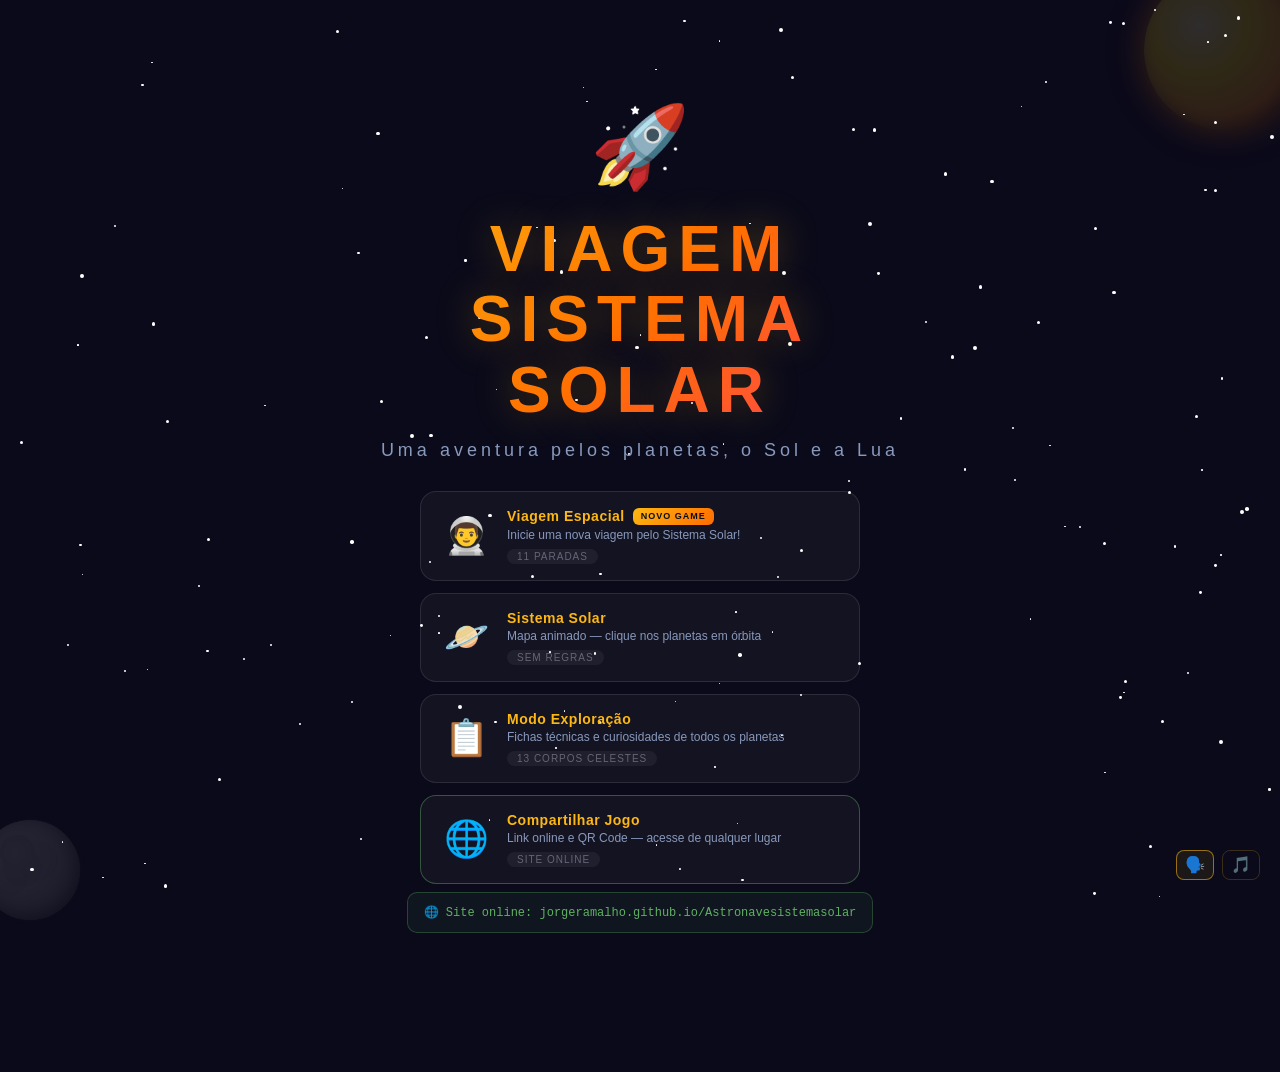
<file: index.html>
<!DOCTYPE html>
<html lang="pt-BR">
<head>
  <meta charset="UTF-8">
  <meta name="viewport" content="width=device-width, initial-scale=1.0, maximum-scale=1.0, user-scalable=no">
  <title>Viagem Sistema Solar</title>
  <link rel="stylesheet" href="css/style.css">
</head>
<body>
  <div id="app-container">
    <div id="transition-overlay"></div>
    <div id="main-container"></div>
    <div id="btn-som-container">
      <button type="button" class="btn-som btn-narracao ativo" id="trip-toggle-narracao" title="Voz da tripulação" aria-label="Alternar narração da tripulação">🗣️</button>
      <button class="btn-som" id="btn-som" title="Alternar música ambiente">🎵</button>
    </div>
  </div>
  <script src="js/data.js"></script>
  <script src="js/tripulantes.js"></script>
  <script src="js/audio.js"></script>
  <script src="js/qrcode-lib.js"></script>
  <script src="js/rede-teste.js"></script>
  <script src="js/games.js"></script>
  <script src="js/main.js"></script>
</body>
</html>
</file>
<file: css/style.css>
* {
  margin: 0;
  padding: 0;
  box-sizing: border-box;
}

body {
  font-family: 'Segoe UI', 'Arial', sans-serif;
  background: #0a0a1a;
  color: #e0e0e0;
  overflow-x: hidden;
  min-height: 100vh;
}

#app-container {
  width: 100%;
  min-height: 100vh;
  position: relative;
  display: flex;
  flex-direction: column;
}

#main-container {
  flex: 1;
  position: relative;
  z-index: 1;
}

.estrelas-bg {
  position: fixed;
  top: 0;
  left: 0;
  width: 100%;
  height: 100%;
  pointer-events: none;
  z-index: 0;
  overflow: hidden;
}

.estrela {
  position: absolute;
  background: #fff;
  border-radius: 50%;
  animation: piscar ease-in-out infinite;
}

@keyframes piscar {
  0%, 100% { opacity: 0.3; transform: scale(1); }
  50% { opacity: 1; transform: scale(1.5); }
}

.tela-inicial {
  display: flex;
  flex-direction: column;
  align-items: center;
  justify-content: center;
  min-height: 100vh;
  padding: 100px 20px 140px;
  position: relative;
}

.nave-intro {
  text-align: center;
  z-index: 2;
  max-width: 600px;
  animation: flutuar 3s ease-in-out infinite;
}

@keyframes flutuar {
  0%, 100% { transform: translateY(0); }
  50% { transform: translateY(-15px); }
}

.nave-spaceship {
  font-size: 80px;
  margin-bottom: 20px;
  animation: vibrar 0.5s ease-in-out infinite;
}

@keyframes vibrar {
  0%, 100% { transform: translateX(0); }
  25% { transform: translateX(-3px); }
  75% { transform: translateX(3px); }
}

.titulo-jogo {
  font-size: 64px;
  font-weight: 900;
  background: linear-gradient(135deg, #FDB813, #FF6B00, #FF3366);
  -webkit-background-clip: text;
  background-clip: text;
  color: transparent;
  line-height: 1.1;
  margin-bottom: 15px;
  letter-spacing: 8px;
  text-shadow: 0 0 40px rgba(253, 184, 19, 0.3);
}

.subtitulo-jogo {
  font-size: 18px;
  color: #8899bb;
  margin-bottom: 30px;
  letter-spacing: 4px;
}

.modos-menu {
  display: flex;
  flex-direction: column;
  align-items: center;
  gap: 12px;
  margin-top: 0;
  z-index: 2;
  position: relative;
  width: 100%;
  max-width: 440px;
  margin-left: auto;
  margin-right: auto;
}

.modo-card {
  width: 100%;
  display: flex;
  align-items: center;
  gap: 16px;
  background: rgba(255, 255, 255, 0.04);
  border: 1px solid rgba(255, 255, 255, 0.1);
  border-radius: 16px;
  padding: 16px 20px;
  cursor: pointer;
  transition: all 0.3s ease;
  animation: fadeIn 0.5s ease;
}

.modo-card:nth-child(2) { animation-delay: 0.1s; }
.modo-card:nth-child(3) { animation-delay: 0.2s; }
.modo-card:nth-child(4) { animation-delay: 0.3s; }

.modo-card:hover {
  background: rgba(255, 255, 255, 0.08);
  border-color: rgba(253, 184, 19, 0.3);
  transform: translateX(4px);
}

.modo-card-icon {
  font-size: 36px;
  flex-shrink: 0;
  width: 50px;
  text-align: center;
}

.modo-card-content {
  flex: 1;
  min-width: 0;
}

.modo-card-content h3 {
  font-size: 14px;
  color: #FDB813;
  margin-bottom: 3px;
  letter-spacing: 0.5px;
  display: flex;
  align-items: center;
  gap: 8px;
  flex-wrap: wrap;
}

.modo-card-novo {
  font-size: 9px;
  font-weight: 700;
  color: #0a0e1a;
  background: linear-gradient(135deg, #FDB813, #FF6B00);
  padding: 2px 8px;
  border-radius: 6px;
  letter-spacing: 1px;
  text-transform: uppercase;
  line-height: 1.4;
}

.modo-card-content p {
  font-size: 12px;
  color: #8899bb;
  margin-bottom: 4px;
}

.modo-card-info {
  font-size: 10px;
  color: #667;
  text-transform: uppercase;
  letter-spacing: 1px;
  background: rgba(255, 255, 255, 0.05);
  padding: 2px 10px;
  border-radius: 10px;
}

.btn-continuar {
  display: block;
  width: 100%;
  max-width: 440px;
  margin: 0 auto 14px;
  padding: 14px 40px;
  font-size: 16px;
  font-weight: 700;
  background: linear-gradient(135deg, #44ff88, #22cc66);
  border: none;
  border-radius: 30px;
  color: #0a0a1a;
  cursor: pointer;
  letter-spacing: 2px;
  transition: all 0.3s ease;
  box-shadow: 0 0 20px rgba(68, 255, 136, 0.3);
  z-index: 2;
  position: relative;
  animation: pulsar 2s ease-in-out infinite;
}

.btn-continuar:hover {
  transform: scale(1.05);
  box-shadow: 0 0 40px rgba(68, 255, 136, 0.5);
}

.btn-voltar {
  display: inline-flex;
  align-items: center;
  justify-content: center;
  gap: 10px;
  padding: 14px 26px;
  font-size: 14px;
  font-weight: 700;
  font-family: inherit;
  letter-spacing: 0.8px;
  text-transform: uppercase;
  color: #FDB813;
  cursor: pointer;
  border: 2px solid rgba(253, 184, 19, 0.55);
  border-radius: 50px;
  background: linear-gradient(135deg, rgba(253, 184, 19, 0.2), rgba(255, 107, 0, 0.1));
  box-shadow:
    0 0 24px rgba(253, 184, 19, 0.28),
    inset 0 1px 0 rgba(255, 255, 255, 0.18);
  backdrop-filter: blur(8px);
  transition: all 0.3s ease;
  position: relative;
  overflow: hidden;
  line-height: 1;
  white-space: nowrap;
  text-align: center;
}

.btn-voltar::before {
  content: '←';
  display: inline-flex;
  align-items: center;
  justify-content: center;
  flex: 0 0 auto;
  width: 28px;
  height: 28px;
  box-sizing: border-box;
  border-radius: 50%;
  background: rgba(253, 184, 19, 0.3);
  font-size: 17px;
  font-weight: 900;
  line-height: 1;
  padding: 0 2px 1px 0;
  transition: background 0.3s ease;
}

.btn-voltar--icone {
  padding: 0;
  width: 44px;
  height: 44px;
  justify-content: center;
  border-radius: 50%;
  text-transform: none;
  letter-spacing: 0;
  font-size: 20px;
  color: #FDB813;
}

.btn-voltar--icone::before {
  display: none;
}

.btn-voltar:hover {
  color: #fff;
  background: linear-gradient(135deg, rgba(253, 184, 19, 0.4), rgba(255, 107, 0, 0.22));
  border-color: #FDB813;
  box-shadow:
    0 0 40px rgba(253, 184, 19, 0.5),
    0 6px 24px rgba(0, 0, 0, 0.35);
  transform: translateX(-4px);
}

.btn-voltar--icone:hover {
  transform: scale(1.08);
}

.btn-voltar:hover::before {
  background: rgba(253, 184, 19, 0.55);
}

.btn-voltar:active {
  transform: translateX(0) scale(0.97);
}

.btn-voltar--icone:active {
  transform: scale(0.95);
}

.voltar-bar {
  position: relative;
  z-index: 20;
  width: 100%;
  max-width: 600px;
  margin: 0 auto 18px;
  padding: 0 4px;
  display: flex;
  justify-content: center;
}

.voltar-bar--fixo {
  position: fixed;
  top: 16px;
  left: 0;
  right: 0;
  z-index: 100;
  max-width: none;
  width: 100%;
  margin: 0;
  padding: 0 20px;
  justify-content: center;
}

.galeria-modo .voltar-bar,
.rota-aventura .voltar-bar,
.planeta-visao .voltar-bar {
  max-width: 700px;
}

.btn-iniciar {
  padding: 18px 50px;
  font-size: 22px;
  font-weight: 700;
  background: linear-gradient(135deg, #FDB813, #FF6B00);
  border: none;
  border-radius: 50px;
  color: #0a0a1a;
  cursor: pointer;
  letter-spacing: 3px;
  transition: all 0.3s ease;
  box-shadow: 0 0 30px rgba(253, 184, 19, 0.3);
}

.btn-iniciar:hover {
  transform: scale(1.05);
  box-shadow: 0 0 50px rgba(253, 184, 19, 0.5);
}

.rota-aventura {
  padding: 30px 20px;
  max-width: 600px;
  margin: 0 auto;
  position: relative;
  z-index: 1;
}

.rota-header {
  text-align: center;
  margin-bottom: 15px;
}

.rota-header h2 {
  font-size: 26px;
  color: #FDB813;
  letter-spacing: 2px;
}

.rota-header p {
  color: #8899bb;
  font-size: 14px;
  margin-top: 5px;
}

.rota-progresso {
  text-align: center;
  margin-bottom: 25px;
}

.rota-progresso span {
  font-size: 14px;
  color: #aabbdd;
}

.rota-lista {
  display: flex;
  flex-direction: column;
  gap: 8px;
  margin-bottom: 25px;
}

.rota-item {
  display: flex;
  align-items: center;
  padding: 14px 18px;
  background: rgba(255, 255, 255, 0.03);
  border: 1px solid rgba(255, 255, 255, 0.08);
  border-radius: 12px;
  transition: all 0.3s ease;
}

.rota-item.completa {
  background: rgba(68, 255, 136, 0.05);
  border-color: rgba(68, 255, 136, 0.15);
}

.rota-item.atual {
  background: rgba(253, 184, 19, 0.08);
  border-color: rgba(253, 184, 19, 0.3);
  box-shadow: 0 0 15px rgba(253, 184, 19, 0.1);
}

.rota-item.bloqueada {
  opacity: 0.4;
}

.rota-icone {
  font-size: 22px;
  width: 40px;
  text-align: center;
}

.rota-nome {
  flex: 1;
  font-size: 16px;
  font-weight: 700;
  letter-spacing: 1px;
}

.rota-status {
  font-size: 11px;
  color: #667;
}

.rota-item.completa .rota-status {
  color: #4f4;
}

.rota-item.completa.indisponivel {
  background: rgba(57, 255, 20, 0.1);
  border-color: rgba(57, 255, 20, 0.55);
  box-shadow:
    0 0 18px rgba(57, 255, 20, 0.35),
    inset 0 0 12px rgba(57, 255, 20, 0.08);
  cursor: not-allowed;
  opacity: 1;
}

.rota-item.completa.indisponivel .rota-nome {
  color: #39ff14 !important;
  text-shadow: 0 0 10px rgba(57, 255, 20, 0.7);
}

.rota-item.completa.indisponivel .rota-status {
  color: #39ff14;
  font-weight: 700;
  text-shadow: 0 0 8px rgba(57, 255, 20, 0.8);
  letter-spacing: 0.5px;
}

.rota-item.indisponivel {
  cursor: not-allowed;
}

.rota-item.indisponivel .rota-status {
  color: #39ff14;
}

.rota-item.atual .rota-status {
  color: #FDB813;
  font-weight: 700;
}

.rota-item.clicavel {
  cursor: pointer;
}

.rota-item.clicavel:hover {
  background: rgba(255, 255, 255, 0.08);
  border-color: rgba(253, 184, 19, 0.45);
  transform: translateX(4px);
  box-shadow: 0 0 20px rgba(253, 184, 19, 0.15);
}

.rota-item.atual.clicavel {
  animation: rotaAtualPulsar 2s ease-in-out infinite;
}

@keyframes rotaAtualPulsar {
  0%, 100% { box-shadow: 0 0 15px rgba(253, 184, 19, 0.15); }
  50% { box-shadow: 0 0 28px rgba(253, 184, 19, 0.35); }
}

.rota-dica {
  text-align: center;
  color: #8899bb;
  font-size: 14px;
  margin-top: 4px;
}

.nova-jornada {
  padding: 20px;
  max-width: 600px;
  margin: 0 auto;
  position: relative;
  z-index: 1;
  text-align: center;
}

.nova-jornada-header h2 {
  font-size: 26px;
  color: #FDB813;
  letter-spacing: 2px;
  margin-bottom: 8px;
}

.nova-jornada-header p {
  color: #8899bb;
  font-size: 14px;
}

.nova-jornada-info {
  margin: 24px 0;
  padding: 16px 20px;
  background: rgba(255, 255, 255, 0.04);
  border: 1px solid rgba(255, 255, 255, 0.08);
  border-radius: 12px;
  color: #aabbdd;
  font-size: 15px;
  line-height: 1.5;
}

.nova-jornada-aviso {
  margin-top: 12px;
  color: #fc6;
  font-size: 14px;
}

.nova-jornada-alerta {
  margin: 0 0 20px;
  padding: 18px 20px;
  background: rgba(255, 80, 60, 0.12);
  border: 2px solid rgba(255, 100, 80, 0.55);
  border-radius: 14px;
  text-align: left;
  box-shadow: 0 0 24px rgba(255, 80, 60, 0.15);
  animation: alertaPulsar 2.5s ease-in-out infinite;
}

.nova-jornada-alerta strong {
  display: block;
  color: #ff8866;
  font-size: 16px;
  margin-bottom: 8px;
}

.nova-jornada-alerta p {
  color: #dde4f0;
  font-size: 14px;
  line-height: 1.55;
  margin: 0;
}

.nova-jornada-alerta-resumo {
  margin-top: 14px;
  padding: 12px 14px;
  background: rgba(0, 0, 0, 0.25);
  border-radius: 10px;
  font-size: 13px;
  color: #FDB813;
  position: relative;
  overflow: hidden;
}

.nova-jornada-alerta-barra {
  position: absolute;
  left: 0;
  top: 0;
  bottom: 0;
  background: rgba(253, 184, 19, 0.15);
  border-radius: 10px 0 0 10px;
  max-width: 100%;
}

.btn-iniciar-alerta {
  background: linear-gradient(135deg, #ff6b4a, #cc4422) !important;
  box-shadow: 0 0 30px rgba(255, 80, 60, 0.35) !important;
}

.btn-iniciar-alerta:hover {
  box-shadow: 0 0 45px rgba(255, 80, 60, 0.5) !important;
}

@keyframes alertaPulsar {
  0%, 100% { border-color: rgba(255, 100, 80, 0.55); }
  50% { border-color: rgba(255, 140, 100, 0.85); }
}

.modal-sobrescrever {
  position: fixed;
  inset: 0;
  z-index: 10000;
  display: flex;
  align-items: center;
  justify-content: center;
  padding: 20px;
}

.modal-sobrescrever-fundo {
  position: absolute;
  inset: 0;
  background: rgba(5, 5, 20, 0.88);
  backdrop-filter: blur(4px);
}

.modal-sobrescrever-caixa {
  position: relative;
  width: min(440px, 94vw);
  padding: 28px 24px 24px;
  background: linear-gradient(180deg, #1a1028 0%, #0f0a1a 100%);
  border: 2px solid rgba(255, 100, 80, 0.6);
  border-radius: 20px;
  box-shadow: 0 0 60px rgba(255, 60, 40, 0.25);
  text-align: center;
  animation: modalEntrada 0.3s ease;
}

.modal-sobrescrever-icone {
  font-size: 48px;
  margin-bottom: 8px;
}

.modal-sobrescrever-caixa h2 {
  color: #ff8866;
  font-size: 22px;
  margin-bottom: 12px;
}

.modal-sobrescrever-destaque {
  color: #dde4f0;
  font-size: 15px;
  line-height: 1.6;
  margin-bottom: 18px;
}

.modal-sobrescrever-destaque strong {
  color: #ffaa88;
}

.modal-sobrescrever-progresso {
  margin-bottom: 14px;
  padding: 14px;
  background: rgba(0, 0, 0, 0.3);
  border-radius: 12px;
}

.modal-sobrescrever-progresso-barra {
  height: 6px;
  background: rgba(255, 255, 255, 0.1);
  border-radius: 6px;
  overflow: hidden;
  margin-bottom: 10px;
}

.modal-sobrescrever-progresso-preenchimento {
  height: 100%;
  background: linear-gradient(90deg, #FDB813, #ff6b4a);
  border-radius: 6px;
  transition: width 0.4s ease;
}

.modal-sobrescrever-situacao {
  color: #FDB813;
  font-size: 13px;
  margin: 0;
}

.modal-sobrescrever-nota {
  color: #8899bb;
  font-size: 12px;
  margin-bottom: 22px;
  font-style: italic;
}

.modal-sobrescrever-botoes {
  display: flex;
  gap: 12px;
  flex-wrap: wrap;
  justify-content: center;
}

.btn-modal-cancelar,
.btn-modal-confirmar {
  padding: 14px 22px;
  border: none;
  border-radius: 12px;
  font-size: 14px;
  font-weight: 700;
  cursor: pointer;
  transition: all 0.2s ease;
  flex: 1;
  min-width: 140px;
}

.btn-modal-cancelar {
  background: rgba(255, 255, 255, 0.08);
  color: #aab4cc;
  border: 1px solid rgba(255, 255, 255, 0.15);
}

.btn-modal-cancelar:hover {
  background: rgba(255, 255, 255, 0.12);
  color: #fff;
}

.btn-modal-confirmar {
  background: linear-gradient(135deg, #ff6b4a, #cc3311);
  color: #fff;
  box-shadow: 0 0 20px rgba(255, 80, 60, 0.35);
}

.btn-modal-confirmar:hover {
  transform: scale(1.03);
  box-shadow: 0 0 30px rgba(255, 80, 60, 0.5);
}

@keyframes modalEntrada {
  from { opacity: 0; transform: scale(0.92) translateY(12px); }
  to { opacity: 1; transform: scale(1) translateY(0); }
}

.nova-jornada-rota {
  display: flex;
  flex-wrap: wrap;
  justify-content: center;
  gap: 8px 12px;
  margin-bottom: 28px;
  padding: 16px;
  background: rgba(255, 255, 255, 0.03);
  border-radius: 12px;
}

.nova-jornada-parada {
  font-size: 13px;
  font-weight: 600;
  padding: 4px 10px;
  background: rgba(255, 255, 255, 0.04);
  border-radius: 20px;
}

.nova-jornada .btn-iniciar {
  margin-bottom: 30px;
}

.corpo-celeste.bloqueado {
  filter: grayscale(0.8);
}

.corpo-celeste.bloqueado:hover {
  transform: none !important;
  cursor: not-allowed;
}

.aventura-indicador {
  text-align: center;
  font-size: 15px;
  font-weight: 700;
  letter-spacing: 0.5px;
  color: #FDB813;
  margin: 0 auto 16px;
  padding: 10px 16px;
  max-width: 340px;
  background: rgba(253, 184, 19, 0.12);
  border: 1px solid rgba(253, 184, 19, 0.35);
  border-radius: 10px;
}

.aventura-indicador--completo {
  color: #6fcf6f;
  background: rgba(111, 207, 111, 0.12);
  border-color: rgba(111, 207, 111, 0.35);
}

.desafio-completo {
  text-align: center;
  padding: 40px 20px;
  font-size: 18px;
  color: #4f4;
  line-height: 1.6;
}

.desafio-completo .btn-avancar {
  margin-top: 24px;
}

.galeria-modo {
  padding: 20px;
  max-width: 900px;
  margin: 0 auto;
  position: relative;
  z-index: 1;
}

.galeria-header {
  text-align: center;
  margin-bottom: 25px;
}

.galeria-header h2 {
  font-size: 24px;
  color: #FDB813;
  letter-spacing: 2px;
}

.galeria-header p {
  font-size: 13px;
  color: #8899bb;
  margin-top: 5px;
}

.galeria-grade {
  display: grid;
  grid-template-columns: repeat(auto-fill, minmax(200px, 1fr));
  gap: 14px;
  align-items: stretch;
}

.galeria-card {
  background: rgba(255, 255, 255, 0.03);
  border: 1px solid rgba(255, 255, 255, 0.1);
  border-left: 4px solid;
  border-radius: 12px;
  padding: 16px;
  cursor: pointer;
  transition: all 0.3s ease;
  display: flex;
  flex-direction: column;
  align-items: center;
  text-align: center;
  gap: 6px;
  min-height: 220px;
  justify-content: flex-start;
}

.galeria-card:hover {
  background: rgba(255, 255, 255, 0.07);
  transform: translateY(-4px);
  box-shadow: 0 8px 25px rgba(0,0,0,0.3);
}

.galeria-card > .planeta-arte {
  margin-top: 4px;
}

.galeria-card h3 {
  font-size: 17px;
  margin: 2px 0 0;
  letter-spacing: 1px;
}

.galeria-tipo {
  font-size: 10px;
  color: #667;
  display: block;
  text-transform: uppercase;
  letter-spacing: 1px;
}

.terra-com-lua {
  position: relative;
  display: inline-block;
}

.lua-orbita {
  position: absolute;
  top: 50%;
  left: 50%;
  margin: -8px 0 0 -8px;
  animation: orbitaLua 4s linear infinite;
  cursor: pointer;
  z-index: 3;
}

.galeria-mini-ficha {
  display: flex;
  flex-direction: column;
  gap: 3px;
  font-size: 11px;
  color: #8899bb;
  margin-top: auto;
  width: 100%;
}

.galeria-mini-ficha span {
  background: rgba(255, 255, 255, 0.03);
  padding: 2px 8px;
  border-radius: 6px;
  text-align: center;
  width: 100%;
  box-sizing: border-box;
}

.galeria-painel,
.exploracao-painel {
  display: none;
  position: fixed;
  top: 0; left: 0; right: 0; bottom: 0;
  z-index: 200;
  align-items: center;
  justify-content: center;
}
.galeria-painel.ativo,
.exploracao-painel.ativo {
  display: flex;
}
.painel-overlay {
  position: absolute;
  top: 0; left: 0; right: 0; bottom: 0;
  background: rgba(5,5,15,0.85);
  backdrop-filter: blur(6px);
}
.painel-conteudo {
  position: relative;
  background: linear-gradient(135deg, rgba(15,15,40,0.98), rgba(10,10,30,0.98));
  border: 1px solid rgba(255,255,255,0.1);
  border-radius: 20px;
  max-width: 520px;
  width: 90%;
  max-height: 85vh;
  overflow-y: auto;
  padding: 30px;
  z-index: 1;
  box-shadow: 0 20px 60px rgba(0,0,0,0.6);
}
.painel-conteudo > .btn-voltar--icone {
  position: absolute;
  top: 12px;
  right: 12px;
  z-index: 10;
}

.painel-topo {
  text-align: center;
  padding: 20px;
  border-radius: 16px;
  margin-bottom: 20px;
}
.painel-topo h2 {
  font-size: 32px;
  font-weight: 900;
  letter-spacing: 3px;
  margin: 10px 0 4px;
}
.painel-tipo {
  font-size: 13px;
  color: #667;
  text-transform: uppercase;
  letter-spacing: 2px;
}
.painel-abas {
  display: flex;
  gap: 8px;
  margin-bottom: 20px;
}
.painel-aba {
  flex: 1;
  padding: 10px;
  background: rgba(255,255,255,0.04);
  border: 1px solid rgba(255,255,255,0.08);
  border-radius: 10px;
  color: #8899bb;
  font-size: 13px;
  cursor: pointer;
  transition: all 0.3s ease;
  text-align: center;
}
.painel-aba.ativa {
  background: rgba(255,255,255,0.08);
  border-color: rgba(255,255,255,0.15);
  color: #fff;
}
.painel-aba:hover {
  background: rgba(255,255,255,0.07);
}
.painel-corpo {
  min-height: 100px;
}
.painel-aba-conteudo {
  display: none;
}
.painel-aba-conteudo.ativa {
  display: block;
}
.painel-ficha {
  display: grid;
  grid-template-columns: 1fr 1fr;
  gap: 8px;
}
.painel-ficha-item {
  background: rgba(255,255,255,0.03);
  padding: 10px 12px;
  border-radius: 8px;
  display: flex;
  flex-direction: column;
  gap: 2px;
}
.painel-ficha-label {
  font-size: 10px;
  color: #667;
  text-transform: uppercase;
  letter-spacing: 1px;
}
.painel-ficha-valor {
  font-size: 14px;
  color: #dde;
  font-weight: 600;
}
.painel-curiosidades {
  list-style: none;
  padding: 0;
  margin: 0;
  display: flex;
  flex-direction: column;
  gap: 10px;
}
.painel-curiosidade-item {
  background: rgba(255,255,255,0.03);
  padding: 12px 16px;
  border-radius: 10px;
  font-size: 14px;
  line-height: 1.5;
  color: #aabbdd;
}

@media (max-width: 600px) {
  .galeria-grade {
    grid-template-columns: 1fr;
  }
  .painel-ficha {
    grid-template-columns: 1fr;
  }
  .painel-conteudo {
    padding: 20px;
  }
  .painel-topo h2 {
    font-size: 24px;
  }
}

#transition-overlay {
  position: fixed;
  top: 0;
  left: 0;
  width: 100%;
  height: 100%;
  background: #0a0a1a;
  z-index: 1000;
  opacity: 0;
  pointer-events: none;
  transition: opacity 0.4s ease;
}

#transition-overlay.ativo {
  opacity: 1;
  pointer-events: all;
}

.mapa-sistema {
  padding: 20px;
  min-height: 100vh;
  position: relative;
  z-index: 1;
}

.exploracao-modo {
  display: flex;
  flex-direction: column;
  min-height: 100vh;
  position: relative;
  z-index: 1;
}

.exploracao-modo .mapa-sistema {
  flex: 1;
  min-height: 0;
  padding: 20px;
  display: flex;
  flex-direction: column;
  align-items: center;
  justify-content: center;
}

.exploracao-galeria {
  width: 100%;
  max-width: 900px;
  margin: 0 auto;
  padding: 10px 20px 24px;
  position: relative;
  z-index: 1;
}

.exploracao-galeria .galeria-header {
  margin-bottom: 20px;
}

.mapa-header {
  text-align: center;
  margin-bottom: 20px;
}

.mapa-header h2 {
  font-size: 28px;
  color: #FDB813;
  letter-spacing: 3px;
}

.mapa-header p {
  color: #8899bb;
  font-size: 14px;
  margin-top: 5px;
}

.progresso-visita {
  max-width: 400px;
  margin: 0 auto 20px;
  text-align: center;
}

.progresso-visita span {
  font-size: 14px;
  color: #aabbdd;
}

.barra-progresso {
  width: 100%;
  height: 6px;
  background: rgba(255, 255, 255, 0.1);
  border-radius: 3px;
  margin-top: 8px;
  overflow: hidden;
}

.barra-preenchimento {
  height: 100%;
  background: linear-gradient(90deg, #FDB813, #FF6B00);
  border-radius: 3px;
  transition: width 0.5s ease;
  width: 0%;
}

.orbita-container {
  position: relative;
  width: 100%;
  max-width: 700px;
  height: 700px;
  margin: 0 auto;
  display: flex;
  align-items: center;
  justify-content: center;
}

.exploracao-wrapper {
  position: relative;
  width: 100%;
  max-width: 700px;
  height: 700px;
  margin: 0 auto;
  overflow: visible;
  cursor: default;
}

.corpo-celeste {
  cursor: pointer;
  transition: all 0.3s ease;
  text-align: center;
  position: relative;
  touch-action: manipulation;
  -webkit-tap-highlight-color: transparent;
  z-index: 2;
}

.orbita-container .corpo-celeste,
.orbita-container .lua-companhia {
  cursor: pointer;
}

.orbita-container .corpo-nome,
.orbita-container .lua-companhia-label {
  display: block;
  opacity: 0;
  max-height: 0;
  margin: 0;
  overflow: hidden;
  transition: opacity 0.25s ease, margin 0.25s ease, max-height 0.25s ease;
  pointer-events: none;
}

.planeta-wrapper {
  position: absolute;
  top: 50%;
  left: 50%;
  width: 0;
  height: 0;
}

.planeta-link {
  transform: translate(-50%, -50%);
}

.orbita-container .exploracao-orbita {
  animation: exploracao-contrarrotar linear infinite;
}

@keyframes exploracao-contrarrotar {
  from { transform: translate(-50%, -50%) rotate(0deg); }
  to { transform: translate(-50%, -50%) rotate(-360deg); }
}

.orbita-container .exploracao-ficha-link {
  padding: 10px;
  box-sizing: content-box;
}

.orbita-container .planeta-arte {
  display: block;
  margin: 0 auto;
  transition: transform 0.35s ease, filter 0.35s ease;
}

.orbita-container .planeta-link:hover,
.orbita-container .planeta-link.ativo-touch,
.orbita-container .exploracao-ficha-link:hover,
.orbita-container .exploracao-ficha-link.ativo-touch {
  z-index: 20;
}

.orbita-container .planeta-link:hover .planeta-arte,
.orbita-container .planeta-link.ativo-touch .planeta-arte {
  transform: scale(1.65);
  filter: brightness(1.4) drop-shadow(0 0 14px rgba(253, 184, 19, 0.55));
}

.orbita-container .sol.planeta-link:hover .planeta-arte,
.orbita-container .sol.planeta-link.ativo-touch .planeta-arte {
  transform: scale(1.45);
  filter: brightness(1.45) drop-shadow(0 0 22px rgba(253, 184, 19, 0.65));
}

.orbita-container .lua-companhia .planeta-arte {
  transition: transform 0.35s ease, filter 0.35s ease;
}

.orbita-container .lua-companhia:hover,
.orbita-container .lua-companhia.ativo-touch {
  z-index: 22;
}

.orbita-container .lua-companhia:hover .planeta-arte,
.orbita-container .lua-companhia.ativo-touch .planeta-arte {
  transform: scale(1.55);
  filter: brightness(1.4) drop-shadow(0 0 12px rgba(200, 200, 200, 0.7));
}

.orbita-container .planeta-link:hover .corpo-nome,
.orbita-container .planeta-link.ativo-touch .corpo-nome,
.orbita-container .planeta-link:hover .lua-companhia-label,
.orbita-container .planeta-link.ativo-touch .lua-companhia-label {
  opacity: 1;
  max-height: 2em;
  margin-top: 4px;
  color: #FDB813;
  font-weight: 700;
}

.orbita-container .lua-companhia:hover .lua-companhia-label,
.orbita-container .lua-companhia.ativo-touch .lua-companhia-label {
  opacity: 1;
  max-height: 2em;
  margin-top: 4px;
}

.planeta-link.rover-perto {
  animation: pulsarPlaneta 0.8s ease-in-out infinite;
}

@keyframes pulsarPlaneta {
  0%, 100% { transform: translate(-50%, -50%) scale(1); filter: brightness(1); }
  50% { transform: translate(-50%, -50%) scale(1.25); filter: brightness(1.4) drop-shadow(0 0 15px currentColor); }
}

.sol {
  display: flex;
  flex-direction: column;
  align-items: center;
  justify-content: center;
  z-index: 5;
}

.orbita {
  position: absolute;
  border: 1px solid rgba(255, 255, 255, 0.08);
  border-radius: 50%;
  animation: rotacao linear infinite;
}

@keyframes rotacao {
  from { transform: rotate(0deg); }
  to { transform: rotate(360deg); }
}

.corpo-nome {
  display: block;
  font-size: 11px;
  margin-top: 4px;
  color: #8899bb;
  white-space: nowrap;
}

.orbita-container .planeta-link:hover .corpo-nome,
.orbita-container .planeta-link.ativo-touch .corpo-nome {
  color: #FDB813;
  font-weight: 700;
  letter-spacing: 0.3px;
}

.planeta.visitado {
  box-shadow: 0 0 20px rgba(253, 184, 19, 0.5) !important;
  border: 2px solid #FDB813;
}

.lua-companhia {
  position: absolute;
  top: 50%;
  left: 50%;
  margin: -14px 0 0 -14px;
  padding: 6px;
  animation: orbitaLua 4s linear infinite;
  cursor: pointer;
  z-index: 3;
  touch-action: manipulation;
  -webkit-tap-highlight-color: transparent;
  text-align: center;
}

.lua-companhia-label {
  display: block;
  font-size: 8px;
  font-weight: 700;
  color: #C8C8C8;
  margin-top: 2px;
  white-space: nowrap;
}

@keyframes orbitaLua {
  from { transform: rotate(0deg) translateX(24px) rotate(0deg); }
  to { transform: rotate(360deg) translateX(24px) rotate(-360deg); }
}

.orbita .planeta .planeta-icone {
  font-size: 20px;
}

.lua-mapa {
  position: absolute;
  right: 30px;
  bottom: 30px;
  cursor: pointer;
  font-size: 30px;
  text-align: center;
  transition: all 0.3s ease;
}

.lua-mapa:hover {
  transform: scale(1.2);
}

.lua-mapa .corpo-nome {
  font-size: 11px;
  margin-top: 2px;
}

.area-jogo-arcade {
  display: flex;
  flex-direction: column;
  justify-content: center;
  align-items: center;
  padding: 5px;
  gap: 8px;
}

.area-jogo-com-touch {
  touch-action: none;
  -webkit-user-select: none;
  user-select: none;
}

.controles-touch {
  display: flex;
  justify-content: center;
  align-items: center;
  gap: 16px;
  width: 100%;
  max-width: 400px;
  padding: 4px 8px 8px;
  flex-shrink: 0;
}

.controles-touch--horizontal-hold,
.controles-touch--horizontal-tap {
  gap: 48px;
}

.controles-touch-grid {
  display: grid;
  grid-template-columns: 64px 64px 64px;
  grid-template-rows: 64px 64px;
  gap: 8px;
  justify-content: center;
}

.controle-touch-btn {
  width: 64px;
  height: 64px;
  min-width: 64px;
  min-height: 64px;
  border: 2px solid rgba(126, 200, 227, 0.45);
  border-radius: 16px;
  background: rgba(10, 20, 40, 0.85);
  color: #7EC8E3;
  font-size: 28px;
  font-weight: 700;
  line-height: 1;
  cursor: pointer;
  touch-action: manipulation;
  -webkit-tap-highlight-color: transparent;
  transition: background 0.1s ease, transform 0.08s ease, border-color 0.1s ease;
  box-shadow: 0 4px 12px rgba(0, 0, 0, 0.35);
}

.controle-touch-btn.ativo,
.controle-touch-btn:active {
  background: rgba(126, 200, 227, 0.35);
  border-color: #7EC8E3;
  color: #fff;
  transform: scale(0.94);
  box-shadow: 0 0 16px rgba(126, 200, 227, 0.4);
}

.controles-touch-grid .slot-cima {
  grid-column: 2;
  grid-row: 1;
}

.controles-touch-grid .slot-esq {
  grid-column: 1;
  grid-row: 2;
}

.controles-touch-grid .slot-baixo {
  grid-column: 2;
  grid-row: 2;
}

.controles-touch-grid .slot-dir {
  grid-column: 3;
  grid-row: 2;
}

@media (max-width: 768px) {
  .controles-touch,
  .area-jogo-arcade {
    scroll-margin-bottom: calc(88px + env(safe-area-inset-bottom, 0px));
  }

  .controle-touch-btn {
    width: 72px;
    height: 72px;
    min-width: 72px;
    min-height: 72px;
    font-size: 32px;
  }

  .controles-touch-grid {
    grid-template-columns: 72px 72px 72px;
    grid-template-rows: 72px 72px;
  }

  .controles-touch--horizontal-hold,
  .controles-touch--horizontal-tap {
    gap: 56px;
  }

  /* Título duplicado dentro do fieldset fica oculto no mobile */
  .planeta-visao--jogo .desafio-titulo {
    display: none;
  }

  .planeta-visao--jogo .desafio-jogo-titulo {
    color: #FDB813;
    font-size: 17px;
  }

  /* Enquadramento — modo desafio no mobile */
  .planeta-visao--jogo {
    padding: max(6px, env(safe-area-inset-top)) 10px 0;
    min-height: 100dvh;
  }

  .planeta-visao--jogo .planeta-conteudo {
    flex: 1;
    display: flex;
    flex-direction: column;
    min-height: 0;
  }

  .planeta-visao--jogo #aba-desafio {
    flex: 1;
    min-height: 0;
  }

  .planeta-visao--jogo .desafio-tela-jogo {
    flex: 1;
    min-height: 0;
    border: 1px solid rgba(255, 255, 255, 0.1);
    border-radius: 16px;
    background: rgba(255, 255, 255, 0.03);
    overflow: hidden;
  }

  .planeta-visao--jogo .desafio-jogo-topo {
    margin-bottom: 0;
    padding: 10px 12px 8px;
    gap: 6px;
    border-bottom: 1px solid rgba(255, 255, 255, 0.06);
    flex-shrink: 0;
  }

  .planeta-visao--jogo .btn-voltar-info {
    width: 100%;
    text-align: center;
  }

  .planeta-visao--jogo .desafio-area {
    flex: 1;
    min-height: 0;
    border: none;
    border-radius: 0;
    background: transparent;
    padding: 10px 12px 12px;
  }

  .planeta-visao--jogo .desafio-descricao {
    font-size: 12px;
    margin-bottom: 8px;
    line-height: 1.35;
  }

  .planeta-visao--jogo .area-jogo-arcade {
    min-height: unset;
    padding: 0;
    gap: 6px;
    justify-content: flex-start;
  }

  .planeta-visao--jogo .arcade-canvas {
    width: 100%;
    height: auto;
    display: block;
  }

  .planeta-visao--jogo .controles-touch {
    padding: 2px 0 0;
  }

  .planeta-visao--jogo .planeta-rodape {
    padding: 8px 4px calc(8px + env(safe-area-inset-bottom, 0px));
    margin-top: 8px;
  }

  .btn-voltar-mapa {
    padding: 8px 14px;
    font-size: 11px;
    gap: 5px;
  }

  .btn-voltar-mapa::before {
    width: 20px;
    height: 20px;
    font-size: 13px;
    padding: 0 1px 1px 0;
  }

  .desafio-descricao {
    font-size: 13px;
  }
}

.arcade-canvas {
  border-radius: 12px;
  border: 1px solid rgba(255, 255, 255, 0.1);
  max-width: 100%;
  height: auto;
  background: #0a0a1a;
}

.meteoros-container {
  width: 100%;
  max-width: 400px;
  margin: 0 auto;
}

.meteoros-info {
  display: flex;
  justify-content: space-around;
  padding: 8px;
  background: rgba(255,255,255,0.05);
  border-radius: 8px;
  margin-bottom: 8px;
  font-size: 14px;
}

.meteoros-area {
  position: relative;
  width: 100%;
  height: 400px;
  background: rgba(0,0,0,0.3);
  border-radius: 12px;
  border: 1px solid rgba(255,255,255,0.1);
  overflow: hidden;
}

.meteoro-item {
  position: absolute;
  cursor: pointer;
  transition: transform 0.1s;
  user-select: none;
  z-index: 2;
}

.meteoro-item:hover {
  transform: scale(1.2);
}

.jogo-resultado-botoes {
  display: flex;
  gap: 10px;
  justify-content: center;
  flex-wrap: wrap;
  margin-top: 12px;
}

.jogo-resultado-botoes .btn-voltar {
  margin-top: 0;
}

.btn-tentar {
  background: linear-gradient(135deg, #ff8844, #ff4444) !important;
}

.btn-tentar:hover {
  box-shadow: 0 0 20px rgba(255,68,68,0.5) !important;
}

.btn-avancar {
  display: block;
  margin: 20px auto;
  padding: 14px 36px;
  font-size: 18px;
  font-weight: 700;
  background: linear-gradient(135deg, #4488ff, #6644ff);
  border: none;
  border-radius: 30px;
  color: #fff;
  cursor: pointer;
  letter-spacing: 2px;
  transition: all 0.3s ease;
  box-shadow: 0 0 20px rgba(68, 136, 255, 0.3);
}

.btn-avancar:hover {
  transform: scale(1.05);
  box-shadow: 0 0 40px rgba(68, 136, 255, 0.5);
}

.dica-teclas {
  text-align: center;
  margin-top: 10px;
  font-size: 12px;
  color: #556;
}

.dica-teclas span {
  margin: 0 10px;
}

.planeta-visao {
  padding: 20px 20px 0;
  min-height: 100vh;
  position: relative;
  z-index: 1;
  display: flex;
  flex-direction: column;
}

.planeta-rodape {
  margin-top: auto;
  width: 100%;
  max-width: 700px;
  margin-left: auto;
  margin-right: auto;
  padding: 20px 4px calc(20px + env(safe-area-inset-bottom, 0px));
  display: flex;
  justify-content: center;
  align-items: center;
  position: sticky;
  bottom: 0;
  z-index: 20;
  background: linear-gradient(to top, rgba(10, 10, 26, 0.98) 70%, transparent);
}

.btn-voltar-mapa {
  width: auto;
  margin: 0 auto;
  padding: 10px 18px;
  font-size: 12px;
  gap: 6px;
  letter-spacing: 0.5px;
}

.btn-voltar-mapa::before {
  width: 22px;
  height: 22px;
  font-size: 14px;
  padding: 0 1px 1px 0;
}

.planeta-header {
  display: none;
}

.planeta-navegacao {
  display: flex;
  gap: 10px;
}

.btn-nav {
  padding: 10px 20px;
  font-size: 14px;
  font-weight: 600;
  background: rgba(255, 255, 255, 0.08);
  border: 1px solid rgba(255, 255, 255, 0.15);
  border-radius: 25px;
  color: #aabbdd;
  cursor: pointer;
  transition: all 0.3s ease;
}

.btn-nav:hover {
  background: rgba(255, 255, 255, 0.18);
  color: #fff;
}

.planeta-destaque {
  text-align: center;
  padding: 24px 20px 32px;
  border-radius: 20px;
  margin-bottom: 25px;
}

.planeta-destaque .planeta-arte {
  margin: 0 auto;
}


.planeta-nome {
  font-size: 48px;
  font-weight: 900;
  letter-spacing: 5px;
  margin-bottom: 5px;
}

.planeta-tipo {
  font-size: 16px;
  color: #8899bb;
  letter-spacing: 3px;
}

.planeta-visao--jogo .planeta-destaque,
.planeta-visao--jogo .desafio-destaque-wrap,
.planeta-visao--jogo .planeta-abas-secundarias {
  display: none;
}

.planeta-visao--jogo .planeta-conteudo {
  max-width: 100%;
  flex: 1;
  display: flex;
  flex-direction: column;
}

.planeta-visao--jogo #aba-desafio {
  display: flex !important;
  flex: 1;
  flex-direction: column;
}

.planeta-visao--jogo #aba-ficha,
.planeta-visao--jogo #aba-curiosidades {
  display: none !important;
}

.desafio-tela-jogo {
  width: 100%;
  max-width: 720px;
  margin: 0 auto;
  flex: 1;
  display: flex;
  flex-direction: column;
}

.desafio-jogo-topo {
  display: none;
  flex-direction: column;
  align-items: center;
  gap: 8px;
  margin-bottom: 12px;
  padding: 0 8px;
  text-align: center;
}

.planeta-visao--jogo .desafio-jogo-topo {
  display: flex;
}

.desafio-jogo-titulo {
  font-size: 18px;
  font-weight: 700;
  letter-spacing: 0.5px;
  margin: 0;
  color: #FDB813;
}

.btn-voltar-info {
  padding: 8px 16px;
  font-size: 13px;
  font-weight: 600;
  background: rgba(255, 255, 255, 0.08);
  border: 1px solid rgba(255, 255, 255, 0.15);
  border-radius: 20px;
  color: #aab4cc;
  cursor: pointer;
  transition: all 0.2s ease;
}

.btn-voltar-info:hover {
  background: rgba(255, 255, 255, 0.14);
  color: #fff;
}

.planeta-visao--jogo .desafio-area {
  flex: 1;
}

.planeta-visao--jogo .area-jogo-arcade {
  min-height: min(70vh, 520px);
}

.planeta-conteudo {
  max-width: 700px;
  margin: 0 auto;
  width: 100%;
}

.desafio-destaque-wrap {
  display: flex;
  flex-direction: column;
  align-items: center;
  text-align: center;
  margin-bottom: 24px;
  padding: 0 8px;
}

.btn-desafio-principal {
  display: block;
  width: 100%;
  max-width: 340px;
  padding: 18px 28px;
  font-size: 18px;
  font-weight: 800;
  letter-spacing: 1px;
  background: linear-gradient(135deg, #FDB813, #FF6B00);
  border: none;
  border-radius: 50px;
  color: #0a0a1a;
  cursor: pointer;
  box-shadow: 0 0 30px rgba(253, 184, 19, 0.45);
  transition: transform 0.2s ease, box-shadow 0.2s ease;
}

.btn-desafio-principal:hover {
  transform: scale(1.04);
  box-shadow: 0 0 45px rgba(253, 184, 19, 0.6);
}

.btn-desafio-principal.ativa {
  box-shadow: 0 0 50px rgba(253, 184, 19, 0.75);
  outline: 3px solid rgba(255, 255, 255, 0.35);
  outline-offset: 3px;
}

.btn-desafio-principal.pulsar {
  animation: desafioPulsar 2s ease-in-out infinite;
}

.btn-desafio-principal.concluido {
  background: linear-gradient(135deg, #5a9a5a, #3d7a3d);
  color: #fff;
  box-shadow: 0 0 24px rgba(111, 207, 111, 0.35);
  cursor: pointer;
}

.btn-desafio-principal.concluido.pulsar {
  animation: none;
}

.desafio-destaque-sub {
  margin: 10px 0 0;
  font-size: 14px;
  color: #FDB813;
  font-weight: 600;
  letter-spacing: 0.5px;
}

@keyframes desafioPulsar {
  0%, 100% { box-shadow: 0 0 30px rgba(253, 184, 19, 0.45); transform: scale(1); }
  50% { box-shadow: 0 0 55px rgba(253, 184, 19, 0.75); transform: scale(1.02); }
}

.planeta-abas {
  display: flex;
  gap: 8px;
  margin-bottom: 20px;
}

.planeta-abas-secundarias {
  justify-content: center;
  max-width: 420px;
  margin-left: auto;
  margin-right: auto;
}

.planeta-abas-secundarias .aba-btn {
  flex: 1;
  font-size: 13px;
  padding: 10px 12px;
}

.aba-btn {
  flex: 1;
  padding: 12px;
  font-size: 14px;
  font-weight: 600;
  background: rgba(255, 255, 255, 0.05);
  border: 1px solid rgba(255, 255, 255, 0.1);
  border-radius: 12px;
  color: #8899bb;
  cursor: pointer;
  transition: all 0.3s ease;
}

.btn-desafio-principal.aba-btn {
  flex: none;
  background: linear-gradient(135deg, #FDB813, #FF6B00);
  border: none;
  border-radius: 50px;
  color: #0a0a1a;
}

.btn-desafio-principal.aba-btn.ativa {
  background: linear-gradient(135deg, #FDB813, #FF6B00);
  border: none;
  color: #0a0a1a;
}

.btn-desafio-principal.aba-btn.concluido {
  background: linear-gradient(135deg, #5a9a5a, #3d7a3d);
  color: #fff;
}

.btn-desafio-principal.aba-btn.concluido.ativa {
  background: linear-gradient(135deg, #5a9a5a, #3d7a3d);
  color: #fff;
}

.aba-btn.ativa {
  background: rgba(255, 255, 255, 0.12);
  border-color: rgba(255, 255, 255, 0.25);
  color: #fff;
}

.aba-btn:hover {
  background: rgba(255, 255, 255, 0.1);
}

.aba-conteudo {
  display: none;
  animation: fadeIn 0.3s ease;
}

.aba-conteudo.ativa {
  display: block;
}

@keyframes fadeIn {
  from { opacity: 0; transform: translateY(10px); }
  to { opacity: 1; transform: translateY(0); }
}

.ficha-tecnica {
  display: grid;
  grid-template-columns: 1fr 1fr;
  gap: 10px;
}

.ficha-item {
  background: rgba(255, 255, 255, 0.05);
  padding: 14px 16px;
  border-radius: 10px;
  border: 1px solid rgba(255, 255, 255, 0.08);
}

.ficha-label {
  display: block;
  font-size: 11px;
  color: #667;
  text-transform: uppercase;
  letter-spacing: 1px;
  margin-bottom: 4px;
}

.ficha-valor {
  font-size: 14px;
  color: #dde;
  font-weight: 600;
}

.curiosidades-lista {
  list-style: none;
  display: flex;
  flex-direction: column;
  gap: 12px;
}

.curiosidade-item {
  padding: 16px;
  background: rgba(255, 255, 255, 0.05);
  border-radius: 12px;
  border: 1px solid rgba(255, 255, 255, 0.08);
  font-size: 15px;
  line-height: 1.5;
  color: #ccd;
}

.desafio-area {
  position: relative;
  background: rgba(255, 255, 255, 0.03);
  border-radius: 16px;
  padding: 20px;
  min-height: 200px;
  border: 1px solid rgba(255, 255, 255, 0.08);
}

.desafio-titulo {
  text-align: center;
  color: #FDB813;
  font-size: 22px;
  margin-bottom: 8px;
}

.desafio-descricao {
  text-align: center;
  color: #8899bb;
  font-size: 14px;
  margin-bottom: 20px;
}

.area-jogo {
  min-height: 200px;
}

.btn-jogo {
  padding: 10px 28px;
  font-size: 15px;
  font-weight: 700;
  background: linear-gradient(135deg, #FDB813, #FF6B00);
  border: none;
  border-radius: 25px;
  color: #0a0a1a;
  cursor: pointer;
  transition: all 0.3s ease;
  margin-top: 10px;
}

.btn-jogo:hover {
  transform: scale(1.05);
}

.quiz-container {
  max-width: 500px;
  margin: 0 auto;
}

.quiz-progresso {
  text-align: center;
  color: #667;
  font-size: 13px;
  margin-bottom: 15px;
}

.quiz-pergunta {
  font-size: 18px;
  font-weight: 600;
  text-align: center;
  margin-bottom: 20px;
  color: #dde;
  line-height: 1.4;
}

.quiz-opcoes {
  display: flex;
  flex-direction: column;
  gap: 10px;
}

.quiz-btn {
  padding: 14px 20px;
  font-size: 15px;
  background: rgba(255, 255, 255, 0.06);
  border: 1px solid rgba(255, 255, 255, 0.12);
  border-radius: 12px;
  color: #ccd;
  cursor: pointer;
  transition: all 0.3s ease;
  text-align: left;
}

.quiz-btn:hover:not(:disabled) {
  background: rgba(255, 255, 255, 0.12);
  border-color: rgba(255, 255, 255, 0.25);
}

.quiz-btn.correta {
  background: rgba(68, 255, 68, 0.15);
  border-color: #4f4;
  color: #4f4;
}

.quiz-btn.errada {
  background: rgba(255, 68, 68, 0.15);
  border-color: #f44;
  color: #f44;
}

.quiz-btn:disabled {
  cursor: default;
  opacity: 0.7;
}

.clickRace-container {
  text-align: center;
}

.clickRace-info {
  display: flex;
  justify-content: center;
  gap: 25px;
  margin-bottom: 25px;
  font-size: 16px;
}

.clickRace-info span {
  color: #aabbdd;
}

.clickRace-info strong {
  color: #fff;
}

.clickRace-botao {
  width: 250px;
  height: 250px;
  background: radial-gradient(circle, #4488ff, #2244aa);
  border-radius: 50%;
  display: flex;
  align-items: center;
  justify-content: center;
  font-size: 28px;
  font-weight: 800;
  color: #fff;
  cursor: pointer;
  margin: 0 auto;
  user-select: none;
  transition: transform 0.05s ease;
  box-shadow: 0 0 40px rgba(68, 136, 255, 0.4);
}

.clickRace-botao:hover {
  box-shadow: 0 0 60px rgba(68, 136, 255, 0.6);
}

.ordenacao-container {
  max-width: 500px;
  margin: 0 auto;
}

.ordenacao-instrucao {
  text-align: center;
  color: #aabbdd;
  margin-bottom: 15px;
}

.ordenacao-lista {
  display: flex;
  flex-direction: column;
  gap: 8px;
  margin-bottom: 15px;
}

.ordenacao-item {
  padding: 12px 16px;
  background: rgba(255, 255, 255, 0.06);
  border: 1px solid rgba(255, 255, 255, 0.12);
  border-radius: 10px;
  cursor: grab;
  display: flex;
  justify-content: space-between;
  align-items: center;
  transition: all 0.2s ease;
}

.ordenacao-item:hover {
  background: rgba(255, 255, 255, 0.1);
}

.ordenacao-item.arrastando {
  opacity: 0.5;
  border-color: #FDB813;
}

.ordenacao-item.drag-over {
  border-color: #4488ff;
  background: rgba(68, 136, 255, 0.1);
}

.ordenacao-pos {
  color: #667;
  font-weight: 700;
  width: 30px;
}

.ordenacao-temp {
  color: #8899bb;
  font-size: 13px;
}

.pouso-canvas, .tempestade-canvas, .ventos-canvas, .inclinacao-canvas, .meteoros-canvas {
  display: block;
  margin: 0 auto;
  border-radius: 12px;
  max-width: 100%;
  border: 1px solid rgba(255, 255, 255, 0.1);
}

.meteoros-container {
  text-align: center;
}

.meteoros-info {
  margin-bottom: 15px;
  font-size: 16px;
  color: #aabbdd;
}

.meteoros-area {
  width: 100%;
  height: 350px;
  background: rgba(0, 0, 0, 0.3);
  border-radius: 12px;
  position: relative;
  overflow: hidden;
  border: 1px solid rgba(255, 255, 255, 0.08);
}

.meteoro {
  position: absolute;
  cursor: pointer;
  user-select: none;
  transition: transform 0.1s ease;
  animation: brilhoMeteoro 0.5s ease-in-out infinite alternate;
}

@keyframes brilhoMeteoro {
  from { filter: brightness(1); }
  to { filter: brightness(1.5); }
}

.meteoro:hover {
  transform: scale(1.3);
}

.aneis-container {
  max-width: 500px;
  margin: 0 auto;
  text-align: center;
}

.aneis-area {
  display: flex;
  flex-direction: column;
  align-items: center;
  gap: 6px;
  margin-bottom: 20px;
  padding: 20px 0;
}

.aneis-planeta {
  width: 60px;
  height: 60px;
  background: radial-gradient(circle, #EAD6A5, #C4B07A);
  border-radius: 50%;
  margin-bottom: 10px;
  box-shadow: 0 0 20px rgba(234, 214, 165, 0.3);
}

.anel-colocado {
  padding: 8px 20px;
  background: rgba(200, 200, 255, 0.1);
  border: 2px solid rgba(200, 200, 255, 0.3);
  border-radius: 20px;
  color: #dde;
  font-weight: 600;
  cursor: pointer;
  transition: all 0.3s ease;
  text-align: center;
}

.anel-colocado:hover {
  background: rgba(255, 68, 68, 0.15);
  border-color: #f44;
}

.anel-vazio {
  padding: 8px 40px;
  background: rgba(255, 255, 255, 0.03);
  border: 2px dashed rgba(255, 255, 255, 0.15);
  border-radius: 20px;
  color: #556;
  cursor: pointer;
  transition: all 0.3s ease;
}

.anel-vazio:hover {
  border-color: rgba(255, 255, 255, 0.3);
  background: rgba(255, 255, 255, 0.06);
}

.aneis-disponiveis {
  display: flex;
  gap: 10px;
  justify-content: center;
  flex-wrap: wrap;
  margin-bottom: 15px;
}

.anel-item {
  padding: 10px 20px;
  background: rgba(255, 255, 255, 0.08);
  border: 1px solid rgba(255, 255, 255, 0.15);
  border-radius: 12px;
  color: #aabbdd;
  cursor: pointer;
  transition: all 0.3s ease;
}

.anel-item:hover {
  background: rgba(255, 255, 255, 0.15);
  transform: scale(1.05);
}

.inclinacao-botoes {
  margin-top: 10px;
}

.jogo-resultado {
  position: absolute;
  top: 0;
  left: 0;
  width: 100%;
  height: 100%;
  display: flex;
  align-items: center;
  justify-content: center;
  background: rgba(0, 0, 0, 0.7);
  backdrop-filter: blur(5px);
  z-index: 10;
  border-radius: 16px;
}

.jogo-resultado-conteudo {
  text-align: center;
  padding: 30px;
}

.jogo-resultado-emoji {
  font-size: 60px;
  margin-bottom: 15px;
}

.jogo-resultado h3 {
  font-size: 24px;
  margin-bottom: 10px;
}

.jogo-resultado.vitoria h3 {
  color: #4f4;
}

.jogo-resultado.derrota h3 {
  color: #f44;
}

.jogo-resultado p {
  color: #aabbdd;
  margin-bottom: 20px;
  font-size: 15px;
}

.btn-som {
  background: none;
  border: 1px solid rgba(253, 184, 19, 0.2);
  border-radius: 8px;
  padding: 6px 8px;
  cursor: pointer;
  font-size: 16px;
  transition: all 0.3s ease;
  flex-shrink: 0;
  line-height: 1;
}

.btn-som:hover {
  background: rgba(253, 184, 19, 0.1);
  border-color: rgba(253, 184, 19, 0.5);
}

#btn-som-container {
  position: fixed;
  bottom: 20px;
  right: 20px;
  z-index: 100;
  display: flex;
  align-items: center;
  gap: 8px;
}

.btn-narracao.ativo {
  border-color: rgba(253, 184, 19, 0.55);
  background: rgba(253, 184, 19, 0.08);
}

.btn-narracao:not(.ativo) {
  opacity: 0.75;
}

.planeta-arte {
  border-radius: 50%;
  position: relative;
  display: inline-block;
  flex-shrink: 0;
  vertical-align: middle;
  margin-right: 6px;
}

.planeta-arte .arte-sombra {
  position: absolute;
  z-index: 2;
  top: 0; left: 0; right: 0; bottom: 0;
  border-radius: 50%;
  box-shadow: inset -4px -4px 15px rgba(0,0,0,0.5), inset 4px 4px 15px rgba(255,255,255,0.1);
  pointer-events: none;
}

/* SOL */
.pa-sol {
  background: radial-gradient(circle at 35% 35%, #FFF3B0, #FFD700, #FF8C00, #FF4500);
  box-shadow: 0 0 30px #FF8C00, 0 0 60px #FF450066;
  animation: solPulsar 3s ease-in-out infinite;
}
@keyframes solPulsar {
  0%, 100% { box-shadow: 0 0 30px #FF8C00, 0 0 60px #FF450066; transform: scale(1); }
  50% { box-shadow: 0 0 40px #FF8C00, 0 0 80px #FF450099; transform: scale(1.05); }
}
.pa-sol::before {
  content: '';
  position: absolute;
  top: -15%; left: -15%; right: -15%; bottom: -15%;
  border-radius: 50%;
  background: radial-gradient(circle, rgba(255,200,0,0.15), transparent 70%);
  animation: solCorona 4s ease-in-out infinite;
}
@keyframes solCorona {
  0%, 100% { transform: scale(1); opacity: 0.5; }
  50% { transform: scale(1.15); opacity: 0.8; }
}

/* MERCÚRIO */
.pa-mercurio {
  background: radial-gradient(circle at 30% 30%, #D4D4D4, #A8A8A8 40%, #7A7A7A 70%, #5C5C5C);
  box-shadow: 0 0 10px rgba(200,200,200,0.3);
}
.pa-mercurio::before {
  content: '';
  position: absolute;
  width: 20%; height: 20%;
  top: 25%; left: 20%;
  border-radius: 50%;
  box-shadow: 3px -2px 0 2px rgba(0,0,0,0.15), -8px 10px 0 1px rgba(0,0,0,0.1), 15px 5px 0 3px rgba(0,0,0,0.08);
}

/* VÊNUS */
.pa-venus {
  background: radial-gradient(circle at 30% 40%, #F5E6A3, #E8C84A 30%, #D4A030 60%, #B8860B);
  box-shadow: 0 0 15px rgba(232,200,74,0.3);
}
.pa-venus::before {
  content: '';
  position: absolute;
  width: 100%; height: 30%;
  top: 30%; left: 0;
  background: linear-gradient(90deg, transparent, rgba(255,255,200,0.15), transparent, rgba(255,255,200,0.1), transparent);
  border-radius: 50%;
}

/* TERRA */
.pa-terra {
  background: radial-gradient(circle at 30% 35%, #4FA4D6, #2E7DB8 50%, #1A5A8A);
  box-shadow: 0 0 15px rgba(78,164,214,0.3);
}
.pa-terra::before {
  content: '';
  position: absolute;
  width: 40%; height: 35%;
  top: 20%; left: 15%;
  background: radial-gradient(ellipse at 50% 50%, #4CAF50, #2E7D32 60%, transparent);
  border-radius: 50%;
  transform: rotate(-15deg);
}
.pa-terra::after {
  content: '';
  position: absolute;
  width: 25%; height: 20%;
  top: 50%; left: 45%;
  background: radial-gradient(ellipse at 50% 50%, #66BB6A, #388E3C 60%, transparent);
  border-radius: 50%;
  transform: rotate(10deg);
}

/* LUA */
.pa-lua {
  background: radial-gradient(circle at 35% 35%, #E8E8E8, #C8C8C8 40%, #A0A0A0 70%, #888);
  box-shadow: 0 0 10px rgba(200,200,200,0.2);
}
.pa-lua::before {
  content: '';
  position: absolute;
  width: 35%; height: 35%;
  top: 15%; left: 20%;
  border-radius: 50%;
  background: radial-gradient(circle at 40% 40%, rgba(0,0,0,0.08), rgba(0,0,0,0.15));
  box-shadow: 5px 15px 0 2px rgba(0,0,0,0.06), -8px 25px 0 1px rgba(0,0,0,0.04), 20px 8px 0 3px rgba(0,0,0,0.05);
}

/* MARTE */
.pa-marte {
  background: radial-gradient(circle at 30% 30%, #E5734A, #C1440E 40%, #8B2E0A 70%, #5C1A04);
  box-shadow: 0 0 15px rgba(193,68,14,0.3);
}
.pa-marte::before {
  content: '';
  position: absolute;
  width: 100%; height: 12%;
  top: 5%; left: 0;
  background: radial-gradient(ellipse, rgba(255,255,255,0.25), transparent);
  border-radius: 50%;
}
.pa-marte::after {
  content: '';
  position: absolute;
  width: 30%; height: 25%;
  top: 55%; left: 50%;
  border-radius: 50%;
  box-shadow: -5px -3px 0 2px rgba(0,0,0,0.1), 8px 5px 0 1px rgba(0,0,0,0.08);
}

/* JÚPITER */
.pa-jupiter {
  background: radial-gradient(circle at 25% 30%, #F5DEB3, #D4A574 30%, #B8865A 60%, #8B6F47);
  box-shadow: 0 0 15px rgba(212,165,116,0.3);
  overflow: hidden;
}
.pa-jupiter::before {
  content: '';
  position: absolute;
  width: 100%; height: 100%;
  top: 0; left: 0;
  background:
    repeating-linear-gradient(
      0deg,
      transparent 0%, transparent 8%,
      rgba(255,200,150,0.15) 8%, rgba(255,200,150,0.15) 12%,
      transparent 12%, transparent 20%,
      rgba(200,100,50,0.2) 20%, rgba(200,100,50,0.2) 24%,
      transparent 24%, transparent 32%,
      rgba(255,220,180,0.12) 32%, rgba(255,220,180,0.12) 36%,
      transparent 36%, transparent 45%,
      rgba(180,80,40,0.15) 45%, rgba(180,80,40,0.15) 48%,
      transparent 48%, transparent 56%,
      rgba(255,200,150,0.1) 56%, rgba(255,200,150,0.1) 60%,
      transparent 60%, transparent 70%,
      rgba(200,100,50,0.18) 70%, rgba(200,100,50,0.18) 73%,
      transparent 73%, transparent 82%,
      rgba(255,210,170,0.08) 82%, rgba(255,210,170,0.08) 86%,
      transparent 86%, transparent 100%
    );
}
.pa-jupiter .tempestade {
  position: absolute;
  z-index: 3;
  width: 22%; height: 18%;
  top: 58%; left: 38%;
  background: radial-gradient(ellipse, rgba(255,80,80,0.4), rgba(200,50,50,0.2), transparent);
  border-radius: 50%;
  transform: rotate(-10deg);
}

/* SATURNO */
.pa-saturno {
  background: radial-gradient(circle at 30% 30%, #F5E6C8, #EAD6A5 35%, #C4B07A 65%, #A89460);
  box-shadow: 0 0 15px rgba(234,214,165,0.3);
}
.pa-saturno::before {
  content: '';
  position: absolute;
  width: 170%; height: 30%;
  top: 35%; left: -35%;
  border: 3px solid rgba(200,180,140,0.35);
  border-radius: 50%;
  transform: rotate(-20deg);
  box-shadow: 0 0 8px rgba(200,180,140,0.15);
}
.pa-saturno::after {
  content: '';
  position: absolute;
  width: 185%; height: 35%;
  top: 32%; left: -42%;
  border: 2px solid rgba(180,160,120,0.2);
  border-radius: 50%;
  transform: rotate(-20deg);
}

/* Urano */
.pa-urano {
  background: radial-gradient(circle at 30% 30%, #B5E4F0, #7EC8E3 40%, #5A9DB8 70%, #3A7D98);
  box-shadow: 0 0 15px rgba(126,200,227,0.3);
}
.pa-urano::before {
  content: '';
  position: absolute;
  width: 130%; height: 8%;
  top: 46%; left: -15%;
  border: 2px solid rgba(200,230,240,0.25);
  border-radius: 50%;
  transform: rotate(75deg);
}

/* NETUNO */
.pa-netuno {
  background: radial-gradient(circle at 30% 30%, #5B8DEE, #3B5EAB 35%, #1E3D7A 65%, #0F1F4A);
  box-shadow: 0 0 15px rgba(59,94,171,0.3);
}
.pa-netuno::before {
  content: '';
  position: absolute;
  width: 25%; height: 20%;
  top: 40%; left: 35%;
  background: radial-gradient(ellipse, rgba(30,60,120,0.6), transparent);
  border-radius: 50%;
  transform: rotate(-15deg);
}
.pa-netuno::after {
  content: '';
  position: absolute;
  width: 100%; height: 100%;
  top: 0; left: 0;
  background:
    radial-gradient(ellipse at 70% 30%, rgba(255,255,255,0.06) 0%, transparent 30%),
    radial-gradient(ellipse at 20% 70%, rgba(255,255,255,0.04) 0%, transparent 25%);
  border-radius: 50%;
}
.pa-netuno .aneis-netuno {
  position: absolute;
  width: 150%; height: 14%;
  top: 43%; left: -25%;
  border: 2px solid rgba(150,200,240,0.2);
  border-radius: 50%;
  transform: rotate(65deg);
  pointer-events: none;
  z-index: 1;
}

/* PLUTÃO */
.pa-plutao {
  background: radial-gradient(circle at 35% 30%, #E8D5B8, #CDB38C 40%, #A08B6E 70%, #7A6B55);
  box-shadow: 0 0 10px rgba(205,179,140,0.2);
}
.pa-plutao::before {
  content: '';
  position: absolute;
  width: 30%; height: 25%;
  top: 30%; left: 30%;
  background: radial-gradient(circle, rgba(255,200,150,0.12), transparent);
  border-radius: 50%;
}

/* HALLEY */
.pa-halley {
  background: radial-gradient(circle at 45% 40%, #FFFFFF 5%, #D0ECFA 15%, #8CC4E8 35%, #5BA0C8 60%, #3A7A9E);
  box-shadow: 0 0 20px rgba(140,196,232,0.5), 0 0 40px rgba(200,232,248,0.2);
  animation: cometaBrilho 4s ease-in-out infinite;
}
@keyframes cometaBrilho {
  0%, 100% { box-shadow: 0 0 20px rgba(140,196,232,0.5), 0 0 40px rgba(200,232,248,0.2); }
  50% { box-shadow: 0 0 30px rgba(140,196,232,0.7), 0 0 60px rgba(200,232,248,0.35); }
}
.pa-halley::before {
  content: '';
  position: absolute;
  width: 300%; height: 16%;
  top: 42%; left: -200%;
  background: linear-gradient(90deg, transparent 10%, rgba(200,232,248,0.06) 30%, rgba(200,232,248,0.2) 55%, rgba(200,232,248,0.35) 75%, rgba(200,232,248,0.08));
  border-radius: 50%;
  transform: rotate(-10deg);
  pointer-events: none;
}
.pa-halley::after {
  content: '';
  position: absolute;
  width: 220%; height: 8%;
  top: 48%; left: -120%;
  background: linear-gradient(90deg, transparent 20%, rgba(100,180,255,0.05) 45%, rgba(100,180,255,0.12) 70%, transparent);
  border-radius: 50%;
  transform: rotate(-5deg);
  pointer-events: none;
}

/* HALE-BOPP */
.pa-halebopp {
  background: radial-gradient(circle at 40% 35%, #FFFFFF 5%, #E8F4FF 15%, #A8D8F0 35%, #6BB0D8 60%, #4A8EB8);
  box-shadow: 0 0 25px rgba(168,216,240,0.6), 0 0 50px rgba(224,240,255,0.2);
  animation: cometaBrilho 6s ease-in-out infinite;
}
.pa-halebopp::before {
  content: '';
  position: absolute;
  width: 320%; height: 18%;
  top: 41%; left: -220%;
  background: linear-gradient(90deg, transparent 15%, rgba(224,240,255,0.08) 35%, rgba(200,230,255,0.25) 55%, rgba(180,220,255,0.4) 70%, rgba(160,210,255,0.1));
  border-radius: 50%;
  transform: rotate(-8deg);
  pointer-events: none;
}
.pa-halebopp::after {
  content: '';
  position: absolute;
  width: 280%; height: 9%;
  top: 34%; left: -180%;
  background: linear-gradient(90deg, transparent 20%, rgba(120,180,255,0.04) 45%, rgba(100,160,255,0.12) 65%, rgba(80,140,255,0.06));
  border-radius: 50%;
  transform: rotate(-20deg);
  pointer-events: none;
}

.sol-decorativo {
  position: fixed;
  top: -30px;
  right: -30px;
  font-size: 120px;
  opacity: 0.15;
  z-index: 0;
  animation: pulsar 4s ease-in-out infinite;
  pointer-events: none;
}

.lua-decorativa {
  position: fixed;
  bottom: -20px;
  left: -20px;
  font-size: 90px;
  opacity: 0.12;
  z-index: 0;
  animation: flutuar 6s ease-in-out infinite;
  pointer-events: none;
}

@media (max-width: 768px) {
  .sol-decorativo { font-size: 80px; right: -20px; top: -20px; }
  .lua-decorativa { font-size: 60px; left: -15px; bottom: -15px; }

  .titulo-jogo {
    font-size: 36px;
    letter-spacing: 4px;
  }

  .subtitulo-jogo {
    font-size: 14px;
  }

  .nave-spaceship {
    font-size: 50px;
  }

  .planeta-nome {
    font-size: 32px;
  }


  .ficha-tecnica {
    grid-template-columns: 1fr;
  }

  .planeta-abas {
    flex-direction: column;
  }

  .planeta-navegacao {
    width: 100%;
    justify-content: center;
  }

  .orbita-container, .exploracao-wrapper {
    height: 500px;
    max-width: 500px;
  }

  .corpo-celeste.planeta-link {
    min-width: 44px;
    min-height: 44px;
  }

  @media (hover: none) {
    .orbita-container .corpo-nome,
    .orbita-container .lua-companhia-label {
      opacity: 0;
      max-height: 0;
    }

    .orbita-container .planeta-link.ativo-touch .corpo-nome,
    .orbita-container .planeta-link.ativo-touch .lua-companhia-label {
      opacity: 1;
      max-height: 2em;
      margin-top: 4px;
    }
  }

  .mapa-header p {
    font-size: 13px;
    padding: 0 8px;
  }

.sol-brilho {
  position: absolute;
  width: 120px;
  height: 120px;
  background: radial-gradient(circle, rgba(253,184,19,0.4), transparent);
  border-radius: 50%;
  animation: pulsar 2s ease-in-out infinite;
}

@keyframes pulsar {
  0%, 100% { transform: scale(1); opacity: 0.4; }
  50% { transform: scale(1.2); opacity: 0.7; }
}

.sol-nucleo {
  font-size: 50px;
  position: relative;
  z-index: 1;
}

  .mapa-header h2 {
    font-size: 20px;
  }

  .btn-voltar {
    padding: 12px 20px;
    font-size: 12px;
    gap: 8px;
  }

  .btn-voltar-mapa {
    padding: 8px 14px;
    font-size: 11px;
    gap: 5px;
  }

  .btn-voltar::before {
    width: 24px;
    height: 24px;
    font-size: 15px;
    padding: 0 2px 1px 0;
  }

  .btn-voltar-mapa::before {
    width: 20px;
    height: 20px;
    font-size: 13px;
    padding: 0 1px 1px 0;
  }

  .voltar-bar--fixo {
    top: 12px;
    padding: 0 16px;
  }

  .exploracao-modo .mapa-sistema {
    padding: 16px 16px 0;
  }

  .clickRace-botao {
    width: 180px;
    height: 180px;
    font-size: 20px;
  }

  .clickRace-info {
    flex-direction: column;
    gap: 5px;
  }

  .jogo-resultado-conteudo {
    padding: 20px;
  }
}

/* LUA - EFEITOS DE BAIXA GRAVIDADE */
.lua-ambiente {
  filter: grayscale(40%) brightness(0.9) sepia(10%);
}

.lua-ambiente .estrelas-bg {
  opacity: 1;
}

.lua-ambiente .estrelas-bg::before {
  content: '';
  position: fixed;
  top: 0;
  left: 0;
  width: 100%;
  height: 100%;
  background:
    radial-gradient(1px 1px at 10% 20%, rgba(255,255,255,0.8), transparent),
    radial-gradient(1px 1px at 30% 65%, rgba(255,255,255,0.6), transparent),
    radial-gradient(1.5px 1.5px at 50% 40%, rgba(255,255,255,0.9), transparent),
    radial-gradient(1px 1px at 70% 80%, rgba(255,255,255,0.5), transparent),
    radial-gradient(1.5px 1.5px at 90% 15%, rgba(255,255,255,0.7), transparent),
    radial-gradient(1px 1px at 15% 85%, rgba(255,255,255,0.6), transparent),
    radial-gradient(1px 1px at 85% 50%, rgba(255,255,255,0.8), transparent),
    radial-gradient(1.5px 1.5px at 45% 10%, rgba(255,255,255,0.5), transparent);
  animation: estrelasLua 8s ease-in-out infinite;
  pointer-events: none;
  z-index: 0;
}

.lua-ambiente .planeta-destaque {
  animation: flutuarLua 6s ease-in-out infinite;
}

.lua-ambiente .planeta-conteudo {
  animation: flutuarLua 6s ease-in-out infinite;
  animation-delay: -2s;
}

.lua-ambiente .btn-voltar,
.lua-ambiente .aba-btn,
.lua-ambiente .btn-nav {
  transition: all 0.6s cubic-bezier(0.25, 0.46, 0.45, 0.94);
}

.lua-ambiente .btn-voltar:hover,
.lua-ambiente .aba-btn:hover {
  transform: translateX(-4px);
  box-shadow: 0 0 40px rgba(253, 184, 19, 0.5);
}

.lua-ambiente .btn-voltar--icone:hover {
  transform: scale(1.08);
}

@keyframes flutuarLua {
  0%, 100% { transform: translateY(0) rotate(0deg); }
  25% { transform: translateY(-8px) rotate(0.3deg); }
  50% { transform: translateY(-15px) rotate(0deg); }
  75% { transform: translateY(-6px) rotate(-0.3deg); }
}

@keyframes estrelasLua {
  0%, 100% { opacity: 0.7; }
  50% { opacity: 1; }
}

.lua-ambiente .corpo-celeste,
.lua-ambiente .planeta-arte {
  cursor: url("data:image/svg+xml,<svg xmlns='http://www.w3.org/2000/svg' width='32' height='32' viewBox='0 0 32 32'><circle cx='16' cy='16' r='8' fill='none' stroke='rgba(255,255,255,0.6)' stroke-width='1.5'/><circle cx='16' cy='16' r='3' fill='rgba(255,255,255,0.8)'/></svg>") 16 16, auto;
}

/* === APRESENTAÇÃO FINAL DA JORNADA === */
.apresentacao-final {
  min-height: 100vh;
  padding: 30px 20px 40px;
  position: relative;
  z-index: 1;
  display: flex;
  flex-direction: column;
  align-items: center;
  justify-content: center;
  text-align: center;
}

.recap-cabecalho {
  margin-bottom: 24px;
  animation: recapFadeIn 1s ease;
}

.recap-cabecalho h1 {
  font-size: clamp(22px, 4vw, 32px);
  color: #FDB813;
  letter-spacing: 2px;
  margin: 8px 0;
}

.recap-cabecalho p {
  color: #8899bb;
  font-size: 14px;
}

.recap-emoji {
  font-size: 36px;
  display: block;
  animation: recapFloat 3s ease-in-out infinite;
}

.recap-slideshow {
  position: relative;
  width: min(420px, 92vw);
  min-height: 340px;
  margin: 0 auto;
}

.recap-slide {
  position: absolute;
  inset: 0;
  display: flex;
  flex-direction: column;
  align-items: center;
  justify-content: center;
  padding: 24px 20px;
  background: rgba(10, 15, 35, 0.85);
  border: 1px solid rgba(253, 184, 19, 0.25);
  border-radius: 20px;
  box-shadow: 0 0 40px rgba(253, 184, 19, 0.12);
  opacity: 0;
  transform: scale(0.92) translateY(20px);
  transition: opacity 0.8s ease, transform 0.8s ease;
  pointer-events: none;
}

.recap-slide.ativo {
  opacity: 1;
  transform: scale(1) translateY(0);
  pointer-events: auto;
}

.recap-slide-num {
  font-size: 12px;
  color: #8899bb;
  letter-spacing: 2px;
  text-transform: uppercase;
  margin-bottom: 12px;
}

.recap-slide-arte {
  margin-bottom: 12px;
  animation: recapFloat 4s ease-in-out infinite;
  filter: drop-shadow(0 0 20px var(--cor-planeta, #FDB813));
}

.recap-slide-nome {
  font-size: 28px;
  margin: 4px 0;
  letter-spacing: 1px;
}

.recap-slide-desafio {
  color: #6fcf6f;
  font-size: 15px;
  margin: 8px 0;
}

.recap-slide-curio {
  color: #aab4cc;
  font-size: 13px;
  line-height: 1.5;
  max-width: 320px;
  margin-top: 8px;
}

.recap-barra {
  width: min(420px, 92vw);
  height: 4px;
  background: rgba(255, 255, 255, 0.1);
  border-radius: 4px;
  margin-top: 20px;
  overflow: hidden;
}

.recap-barra-preenchimento {
  height: 100%;
  width: 0;
  background: linear-gradient(90deg, #FDB813, #FF6B00);
  border-radius: 4px;
  transition: width 0.8s ease;
}

.recap-finale {
  width: min(520px, 92vw);
  padding: 32px 24px;
  background: rgba(10, 15, 35, 0.9);
  border: 1px solid rgba(253, 184, 19, 0.35);
  border-radius: 24px;
  box-shadow: 0 0 60px rgba(253, 184, 19, 0.2);
  position: relative;
  overflow: hidden;
  animation: recapFadeIn 1.2s ease;
}

.recap-finale.oculto,
.recap-slideshow.oculto,
.recap-cabecalho.oculto,
.recap-barra.oculto {
  display: none;
}

.recap-finale-brilho {
  position: absolute;
  top: -50%;
  left: 50%;
  transform: translateX(-50%);
  width: 300px;
  height: 300px;
  background: radial-gradient(circle, rgba(253, 184, 19, 0.25) 0%, transparent 70%);
  pointer-events: none;
}

.recap-finale-sol {
  margin-bottom: 12px;
  animation: recapPulse 2.5s ease-in-out infinite;
}

.recap-finale-titulo {
  font-size: 26px;
  color: #FDB813;
  margin-bottom: 16px;
}

.recap-narracao {
  font-size: 16px;
  line-height: 1.7;
  color: #dde4f0;
  margin-bottom: 28px;
  font-style: italic;
}

.btn-interstellar {
  padding: 16px 40px;
  font-size: 18px;
  font-weight: 700;
  background: linear-gradient(135deg, #7b68ee, #4a90d9);
  border: none;
  border-radius: 50px;
  color: #fff;
  cursor: pointer;
  letter-spacing: 2px;
  transition: all 0.3s ease;
  box-shadow: 0 0 30px rgba(123, 104, 238, 0.4);
}

.btn-interstellar:hover {
  transform: scale(1.05);
  box-shadow: 0 0 50px rgba(123, 104, 238, 0.6);
}

@keyframes recapFadeIn {
  from { opacity: 0; transform: translateY(16px); }
  to { opacity: 1; transform: translateY(0); }
}

@keyframes recapFloat {
  0%, 100% { transform: translateY(0); }
  50% { transform: translateY(-8px); }
}

@keyframes recapPulse {
  0%, 100% { transform: scale(1); filter: brightness(1); }
  50% { transform: scale(1.05); filter: brightness(1.15); }
}

/* === TELA VIAGEM INTERSTELLAR === */
.tela-interstellar {
  min-height: 100vh;
  display: flex;
  align-items: center;
  justify-content: center;
  position: relative;
  z-index: 1;
  padding: 40px 20px;
}

.interstellar-galaxia {
  position: absolute;
  top: 50%;
  left: 50%;
  transform: translate(-50%, -50%);
  width: min(500px, 90vw);
  height: min(500px, 90vw);
  background: radial-gradient(ellipse at center,
    rgba(123, 104, 238, 0.15) 0%,
    rgba(74, 144, 217, 0.08) 40%,
    transparent 70%);
  border-radius: 50%;
  animation: galaxiaSpin 30s linear infinite;
  pointer-events: none;
}

.interstellar-conteudo {
  text-align: center;
  position: relative;
  z-index: 2;
  max-width: 480px;
}

.interstellar-nave {
  font-size: 48px;
  margin-bottom: 16px;
  animation: recapFloat 3s ease-in-out infinite;
}

.tela-interstellar h1 {
  font-size: clamp(24px, 5vw, 36px);
  background: linear-gradient(135deg, #a78bfa, #60a5fa);
  -webkit-background-clip: text;
  -webkit-text-fill-color: transparent;
  background-clip: text;
  letter-spacing: 3px;
  margin-bottom: 12px;
}

.interstellar-sub {
  color: #aab4cc;
  font-size: 15px;
  line-height: 1.6;
  margin-bottom: 20px;
}

.interstellar-em-breve {
  color: #FDB813;
  font-size: 16px;
  margin-bottom: 32px;
}

@keyframes galaxiaSpin {
  from { transform: translate(-50%, -50%) rotate(0deg); }
  to { transform: translate(-50%, -50%) rotate(360deg); }
}

/* === TESTE EM OUTRO DISPOSITIVO === */
.modo-card-rede {
  border-color: rgba(111, 207, 111, 0.35);
}

.modo-card-rede:hover {
  box-shadow: 0 0 24px rgba(111, 207, 111, 0.25);
}

.link-site-online {
  display: block;
  text-align: center;
  margin: 16px auto 0;
  max-width: 520px;
  padding: 12px 16px;
  color: #6fcf6f;
  font-size: 13px;
  font-family: monospace;
  text-decoration: none;
  background: rgba(111, 207, 111, 0.08);
  border: 1px solid rgba(111, 207, 111, 0.3);
  border-radius: 10px;
  transition: all 0.2s ease;
  position: relative;
  z-index: 2;
}

.link-site-online:hover {
  background: rgba(111, 207, 111, 0.15);
  color: #8fef8f;
}

.link-site-online-alt {
  margin-top: 8px;
  font-size: 12px;
  opacity: 0.85;
}

.rede-link-box-online {
  border-color: rgba(111, 207, 111, 0.45) !important;
  box-shadow: 0 0 30px rgba(111, 207, 111, 0.12);
}

.rede-badge-online {
  display: inline-block;
  padding: 4px 12px;
  margin-bottom: 12px;
  background: rgba(111, 207, 111, 0.2);
  color: #6fcf6f;
  font-size: 11px;
  font-weight: 700;
  letter-spacing: 2px;
  border-radius: 20px;
}

.rede-link-input-online {
  border-color: rgba(111, 207, 111, 0.45) !important;
  color: #6fcf6f !important;
}

.btn-rede-copiar-online {
  background: linear-gradient(135deg, #6fcf6f, #4a9d4a) !important;
}

.btn-abrir-online {
  display: inline-block;
  margin: 12px 0 4px;
  padding: 12px 24px;
  background: rgba(111, 207, 111, 0.15);
  border: 1px solid rgba(111, 207, 111, 0.4);
  border-radius: 10px;
  color: #6fcf6f;
  font-weight: 700;
  font-size: 14px;
  text-decoration: none;
  transition: all 0.2s ease;
}

.btn-abrir-online:hover {
  background: rgba(111, 207, 111, 0.25);
  color: #fff;
}

.rede-local-detalhes {
  margin-bottom: 20px;
  padding: 14px 16px;
  background: rgba(255, 255, 255, 0.03);
  border: 1px solid rgba(255, 255, 255, 0.08);
  border-radius: 14px;
}

.rede-local-detalhes summary {
  cursor: pointer;
  color: #8899bb;
  font-size: 14px;
  font-weight: 600;
  padding: 4px 0;
  list-style: none;
}

.rede-local-detalhes summary::-webkit-details-marker {
  display: none;
}

.rede-local-detalhes summary::before {
  content: '▸ ';
  color: #7EC8E3;
}

.rede-local-detalhes[open] summary::before {
  content: '▾ ';
}

.rede-local-detalhes .rede-link-box {
  margin-top: 14px;
  margin-bottom: 0;
}

.tela-teste-rede {
  max-width: 560px;
  margin: 0 auto;
  padding: 20px 20px 48px;
  position: relative;
  z-index: 1;
}

.rede-header {
  text-align: center;
  margin-bottom: 24px;
}

.rede-header-icon {
  font-size: 40px;
  display: block;
  margin-bottom: 8px;
}

.rede-header h2 {
  color: #7EC8E3;
  font-size: 24px;
  letter-spacing: 1px;
}

.rede-header p {
  color: #8899bb;
  font-size: 14px;
  margin-top: 6px;
}

.rede-alerta {
  padding: 16px 18px;
  border-radius: 12px;
  margin-bottom: 20px;
  font-size: 14px;
  line-height: 1.6;
}

.rede-alerta-aviso {
  background: rgba(253, 184, 19, 0.1);
  border: 1px solid rgba(253, 184, 19, 0.35);
  color: #dde4f0;
}

.rede-alerta-info {
  background: rgba(126, 200, 227, 0.08);
  border: 1px solid rgba(126, 200, 227, 0.25);
  color: #aab4cc;
}

.rede-alerta ul,
.rede-passos {
  margin: 10px 0 0 18px;
  padding: 0;
}

.rede-alerta code,
.rede-passos code {
  background: rgba(0, 0, 0, 0.35);
  padding: 2px 6px;
  border-radius: 4px;
  font-size: 12px;
  color: #FDB813;
}

.rede-link-box,
.rede-viewport-box,
.rede-qr-box {
  background: rgba(10, 15, 35, 0.85);
  border: 1px solid rgba(255, 255, 255, 0.1);
  border-radius: 16px;
  padding: 20px;
  margin-bottom: 20px;
}

.rede-label {
  display: block;
  font-size: 12px;
  color: #8899bb;
  text-transform: uppercase;
  letter-spacing: 1px;
  margin-bottom: 10px;
}

.rede-link-linha {
  display: flex;
  gap: 8px;
  flex-wrap: wrap;
}

.rede-link-input {
  flex: 1;
  min-width: 180px;
  padding: 12px 14px;
  background: rgba(0, 0, 0, 0.4);
  border: 1px solid rgba(126, 200, 227, 0.35);
  border-radius: 10px;
  color: #7EC8E3;
  font-family: monospace;
  font-size: 13px;
}

.btn-rede-copiar,
.btn-rede-overlay {
  padding: 12px 18px;
  background: linear-gradient(135deg, #7EC8E3, #4a90d9);
  border: none;
  border-radius: 10px;
  color: #0a0a1a;
  font-weight: 700;
  cursor: pointer;
  transition: all 0.2s ease;
  white-space: nowrap;
}

.btn-rede-copiar:hover,
.btn-rede-overlay:hover {
  transform: scale(1.03);
  box-shadow: 0 0 20px rgba(126, 200, 227, 0.35);
}

.rede-link-dica,
.rede-overlay-dica {
  font-size: 12px;
  color: #8899bb;
  margin-top: 10px;
}

.rede-link-box-principal {
  text-align: center;
}

.rede-qr-wrap {
  display: flex;
  justify-content: center;
  margin: 20px 0 8px;
}

.rede-qr-placeholder {
  background: #fff;
  padding: 12px;
  border-radius: 16px;
  min-width: 220px;
  min-height: 220px;
  display: flex;
  align-items: center;
  justify-content: center;
}

.rede-qr-loading {
  color: #8899bb;
  font-size: 14px;
}

.rede-qr-erro {
  color: #ff8888;
  font-size: 13px;
}

.rede-qr-svg {
  display: block;
}

.rede-link-alt {
  display: block;
  color: #7EC8E3;
  font-family: monospace;
  font-size: 12px;
  padding: 8px 0;
  word-break: break-all;
  text-decoration: none;
  border-bottom: 1px solid rgba(255,255,255,0.06);
}

.rede-link-alt:hover {
  color: #FDB813;
}

.rede-links-extra {
  text-align: left;
  margin-top: 8px;
}

.rede-viewport-box h3 {
  color: #FDB813;
  font-size: 16px;
  margin-bottom: 14px;
}

.rede-viewport-grid {
  display: grid;
  grid-template-columns: 1fr 1fr;
  gap: 12px;
  margin-bottom: 16px;
}

.rede-stat {
  background: rgba(0, 0, 0, 0.25);
  border-radius: 10px;
  padding: 12px;
  text-align: center;
}

.rede-stat span {
  display: block;
  font-size: 11px;
  color: #8899bb;
  text-transform: uppercase;
  letter-spacing: 1px;
  margin-bottom: 4px;
}

.rede-stat strong {
  font-size: 15px;
  color: #dde4f0;
}

.rede-teste-overlay {
  position: fixed;
  bottom: 0;
  left: 0;
  right: 0;
  z-index: 9999;
  display: flex;
  align-items: center;
  justify-content: center;
  gap: 12px;
  flex-wrap: wrap;
  padding: 8px 40px 8px 12px;
  background: rgba(10, 10, 30, 0.92);
  border-top: 2px solid rgba(126, 200, 227, 0.5);
  font-family: monospace;
  font-size: 12px;
  color: #dde4f0;
  pointer-events: auto;
}

.rede-teste-tag {
  padding: 3px 10px;
  border-radius: 20px;
  color: #0a0a1a;
  font-weight: 700;
  font-size: 11px;
}

.rede-teste-fechar {
  position: absolute;
  right: 10px;
  top: 50%;
  transform: translateY(-50%);
  background: transparent;
  border: none;
  color: #8899bb;
  font-size: 16px;
  cursor: pointer;
  padding: 4px 8px;
}

.rede-teste-fechar:hover {
  color: #fff;
}

@media (max-width: 480px) {
  .rede-link-linha {
    flex-direction: column;
  }
  .btn-rede-copiar {
    width: 100%;
  }
  .rede-viewport-grid {
    grid-template-columns: 1fr;
  }
}

@media (max-width: 768px) {
  #btn-som-container {
    bottom: calc(12px + env(safe-area-inset-bottom, 0px));
    right: 12px;
  }
}
</file>
